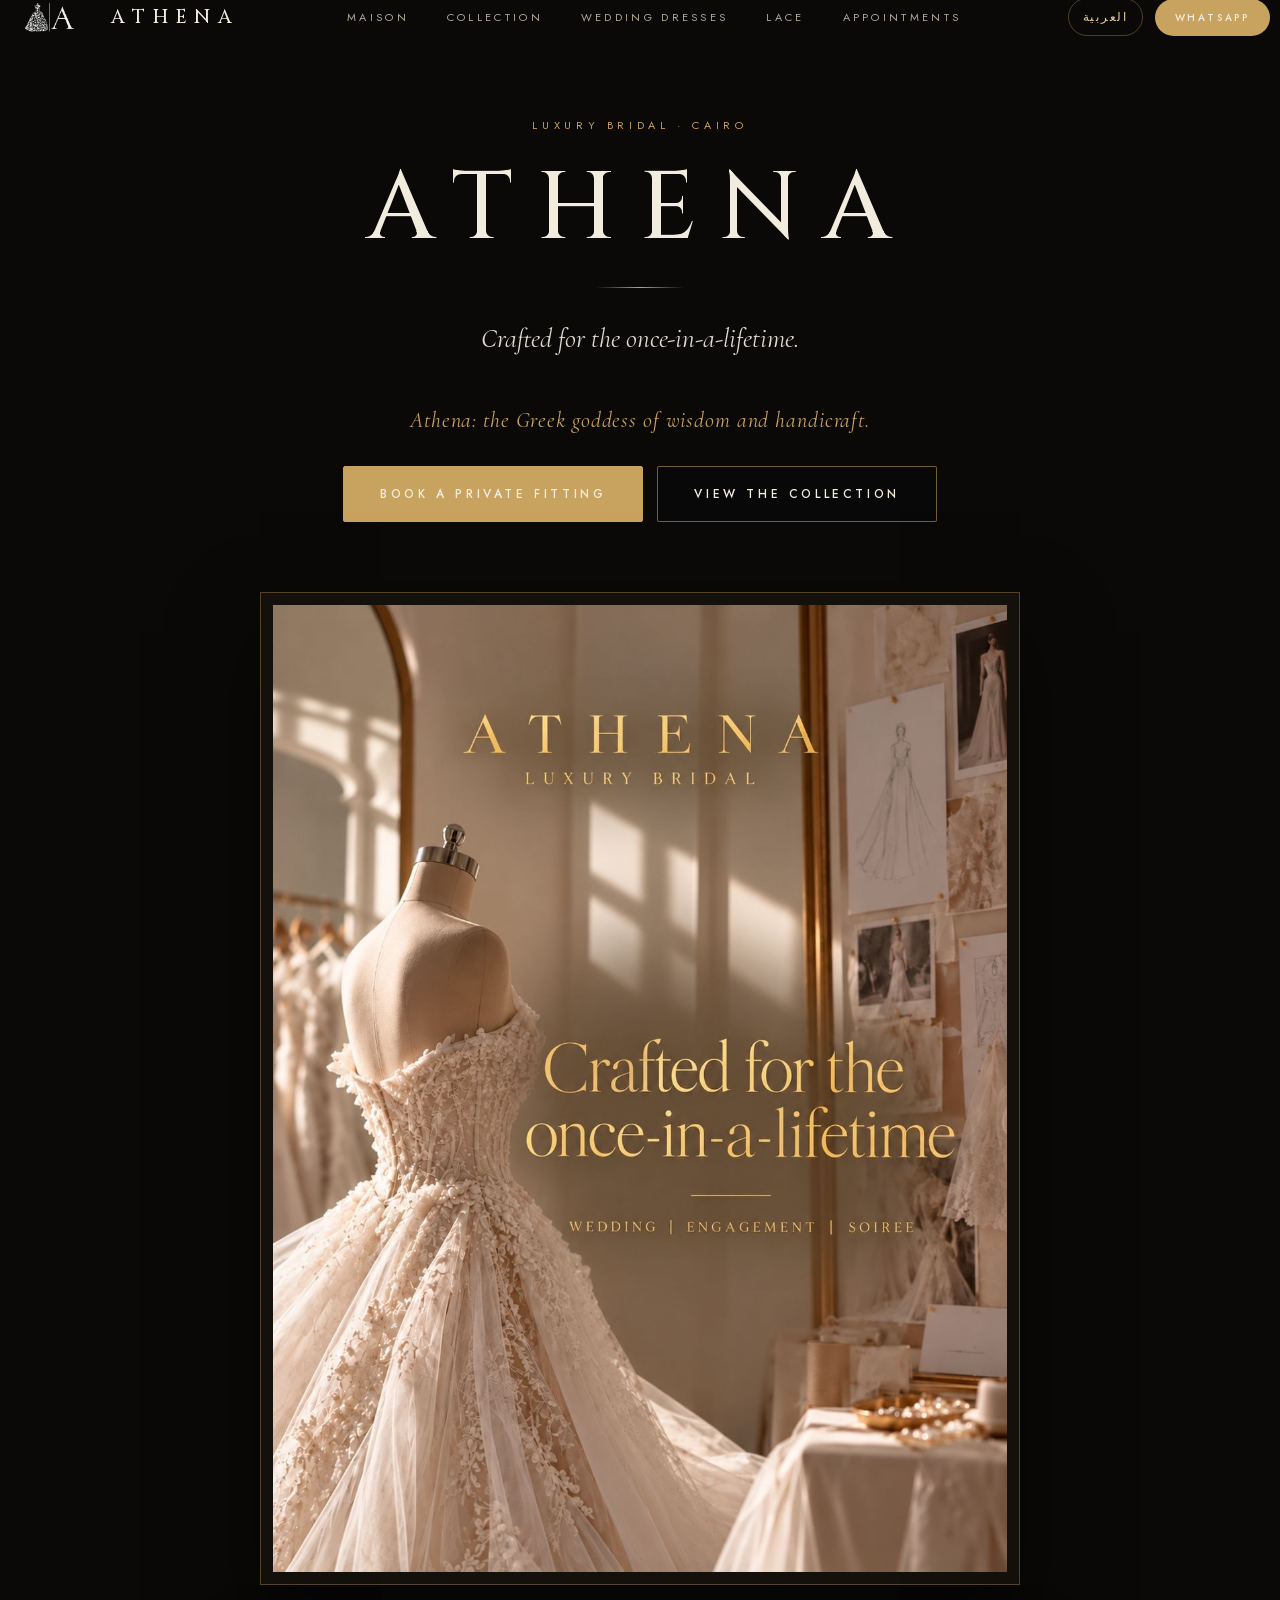
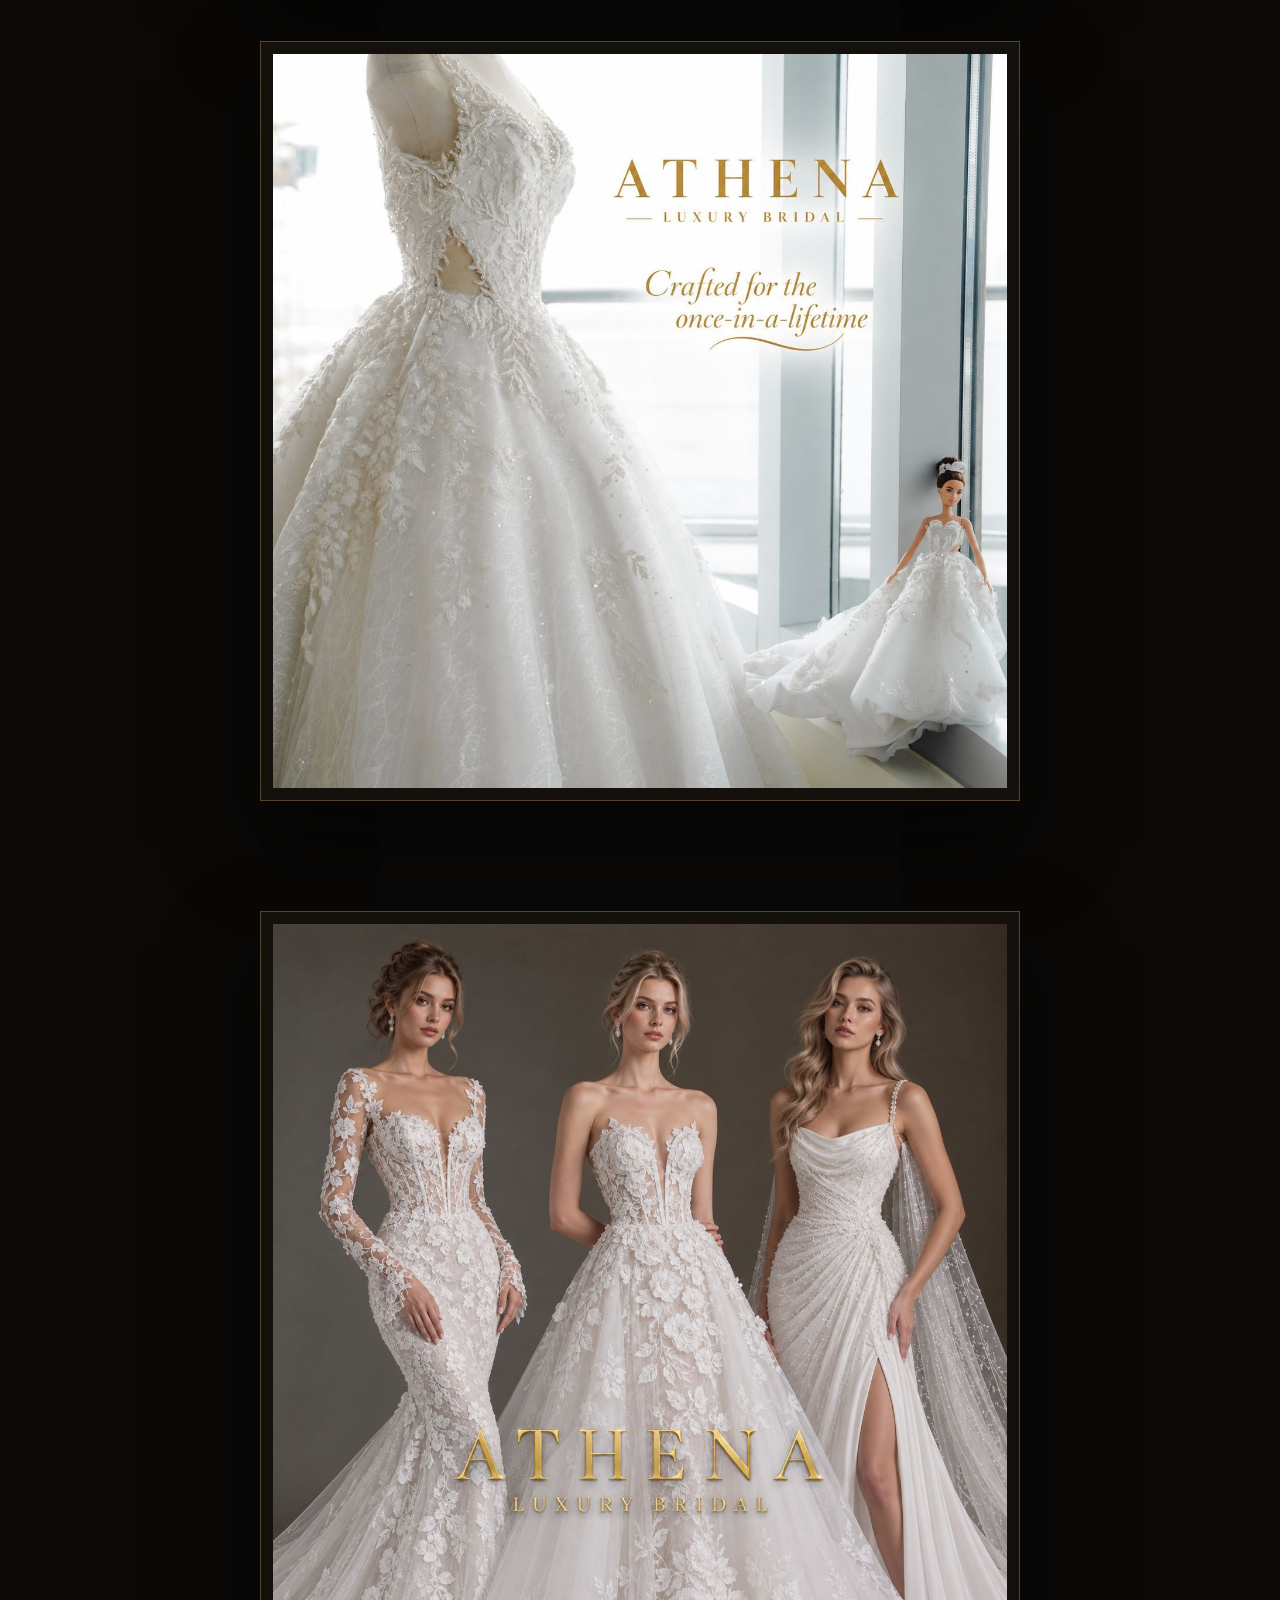
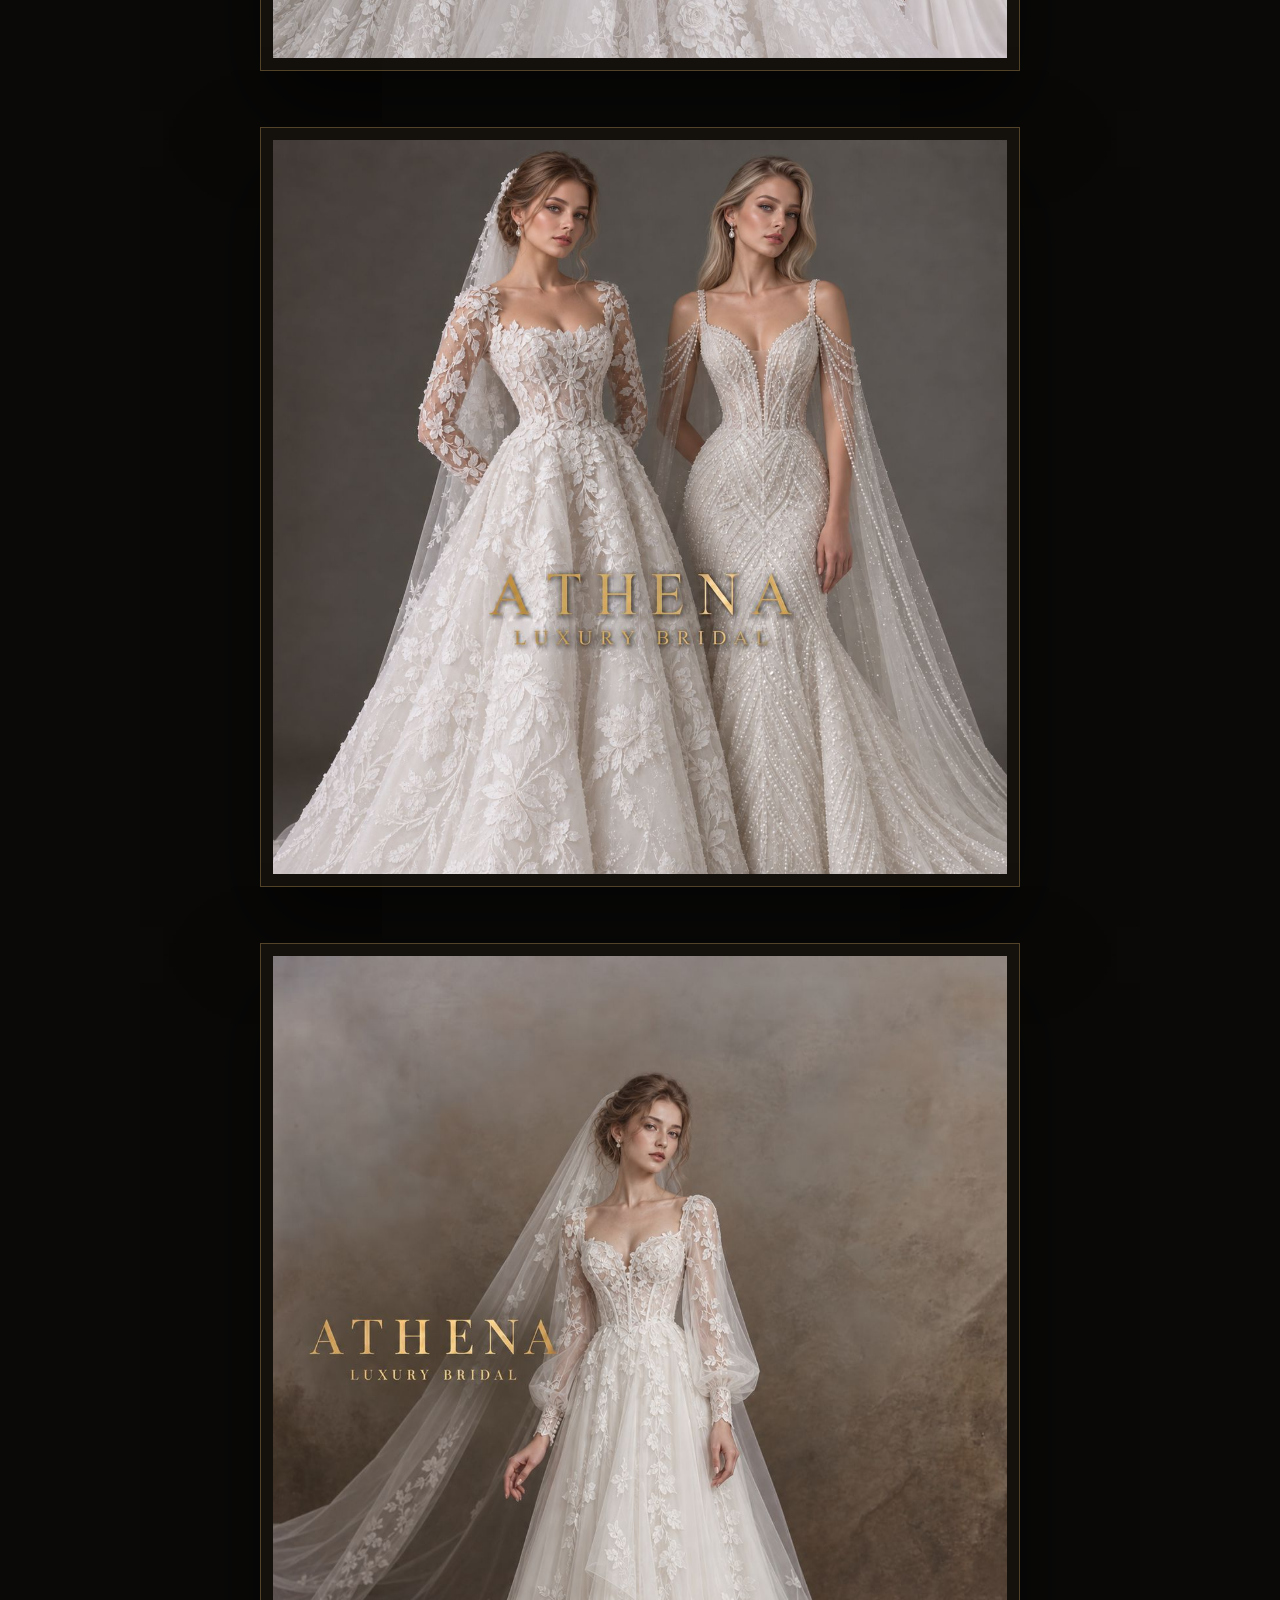
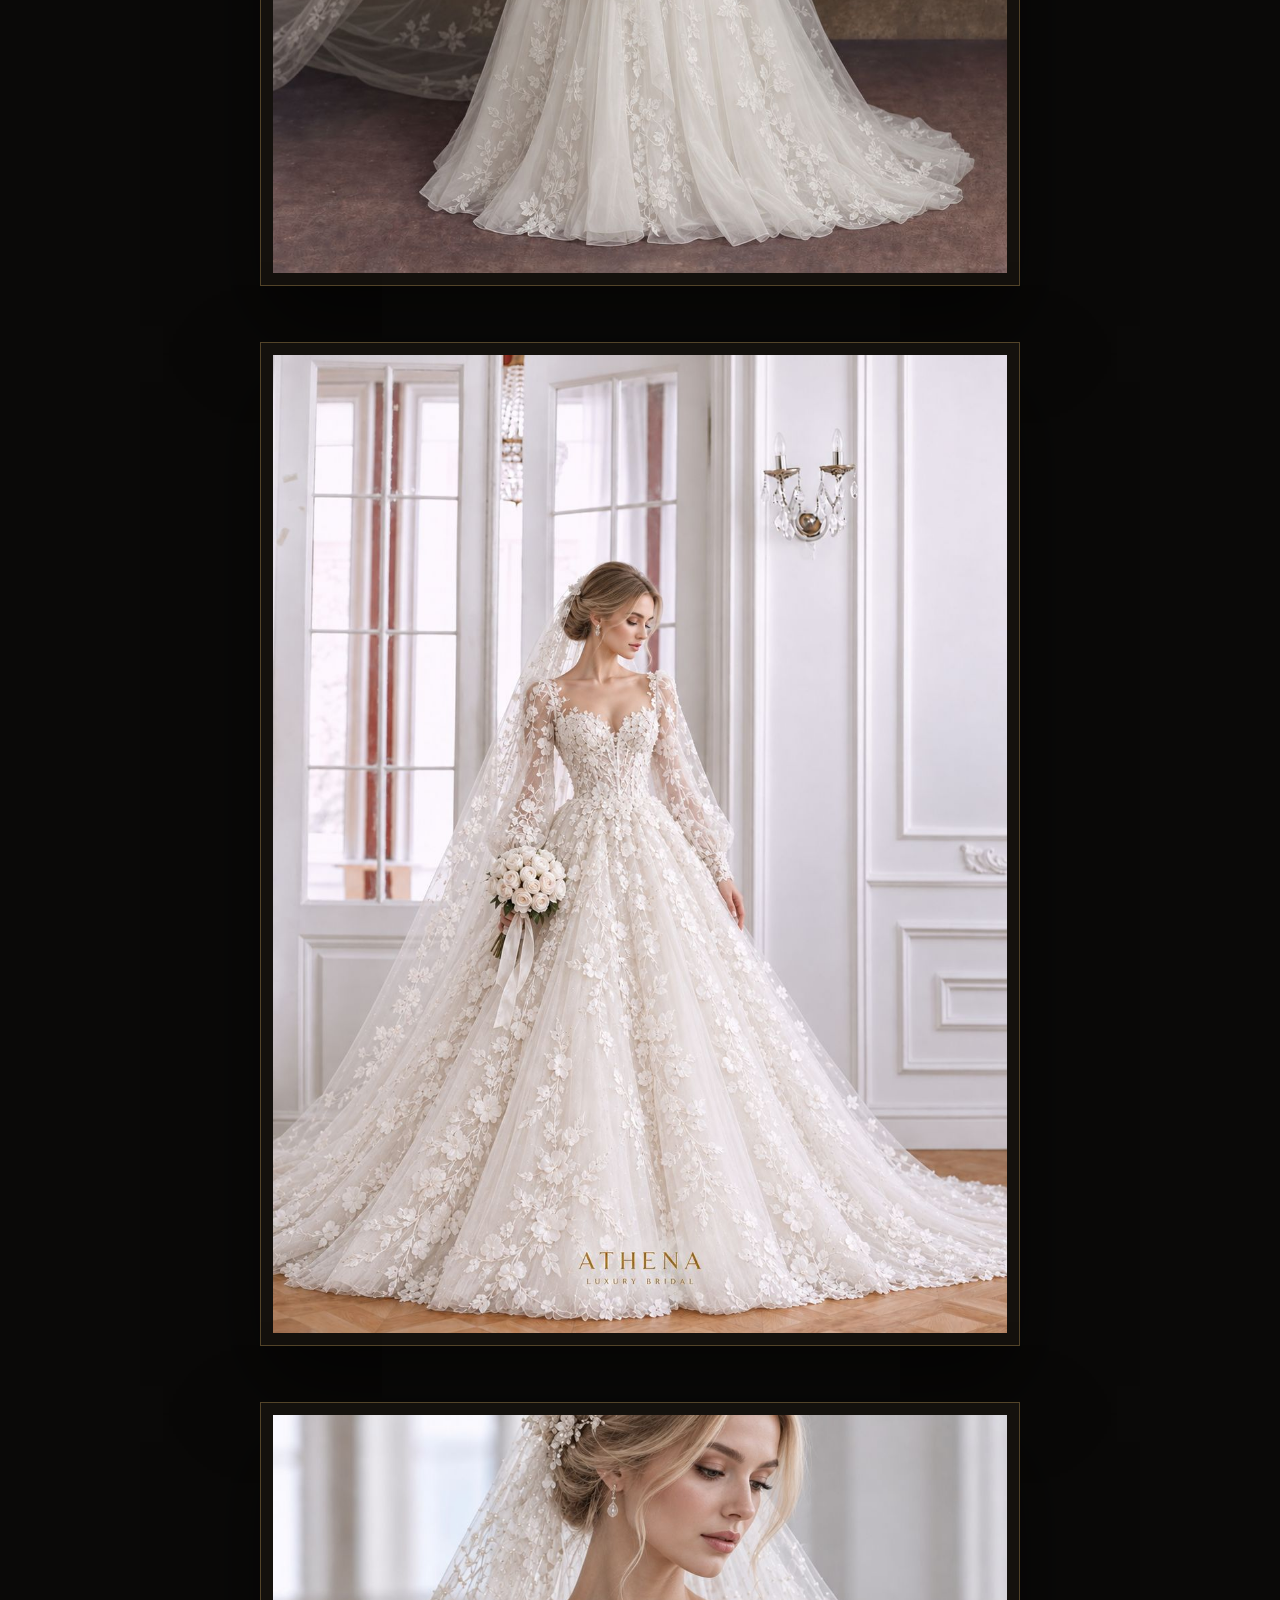
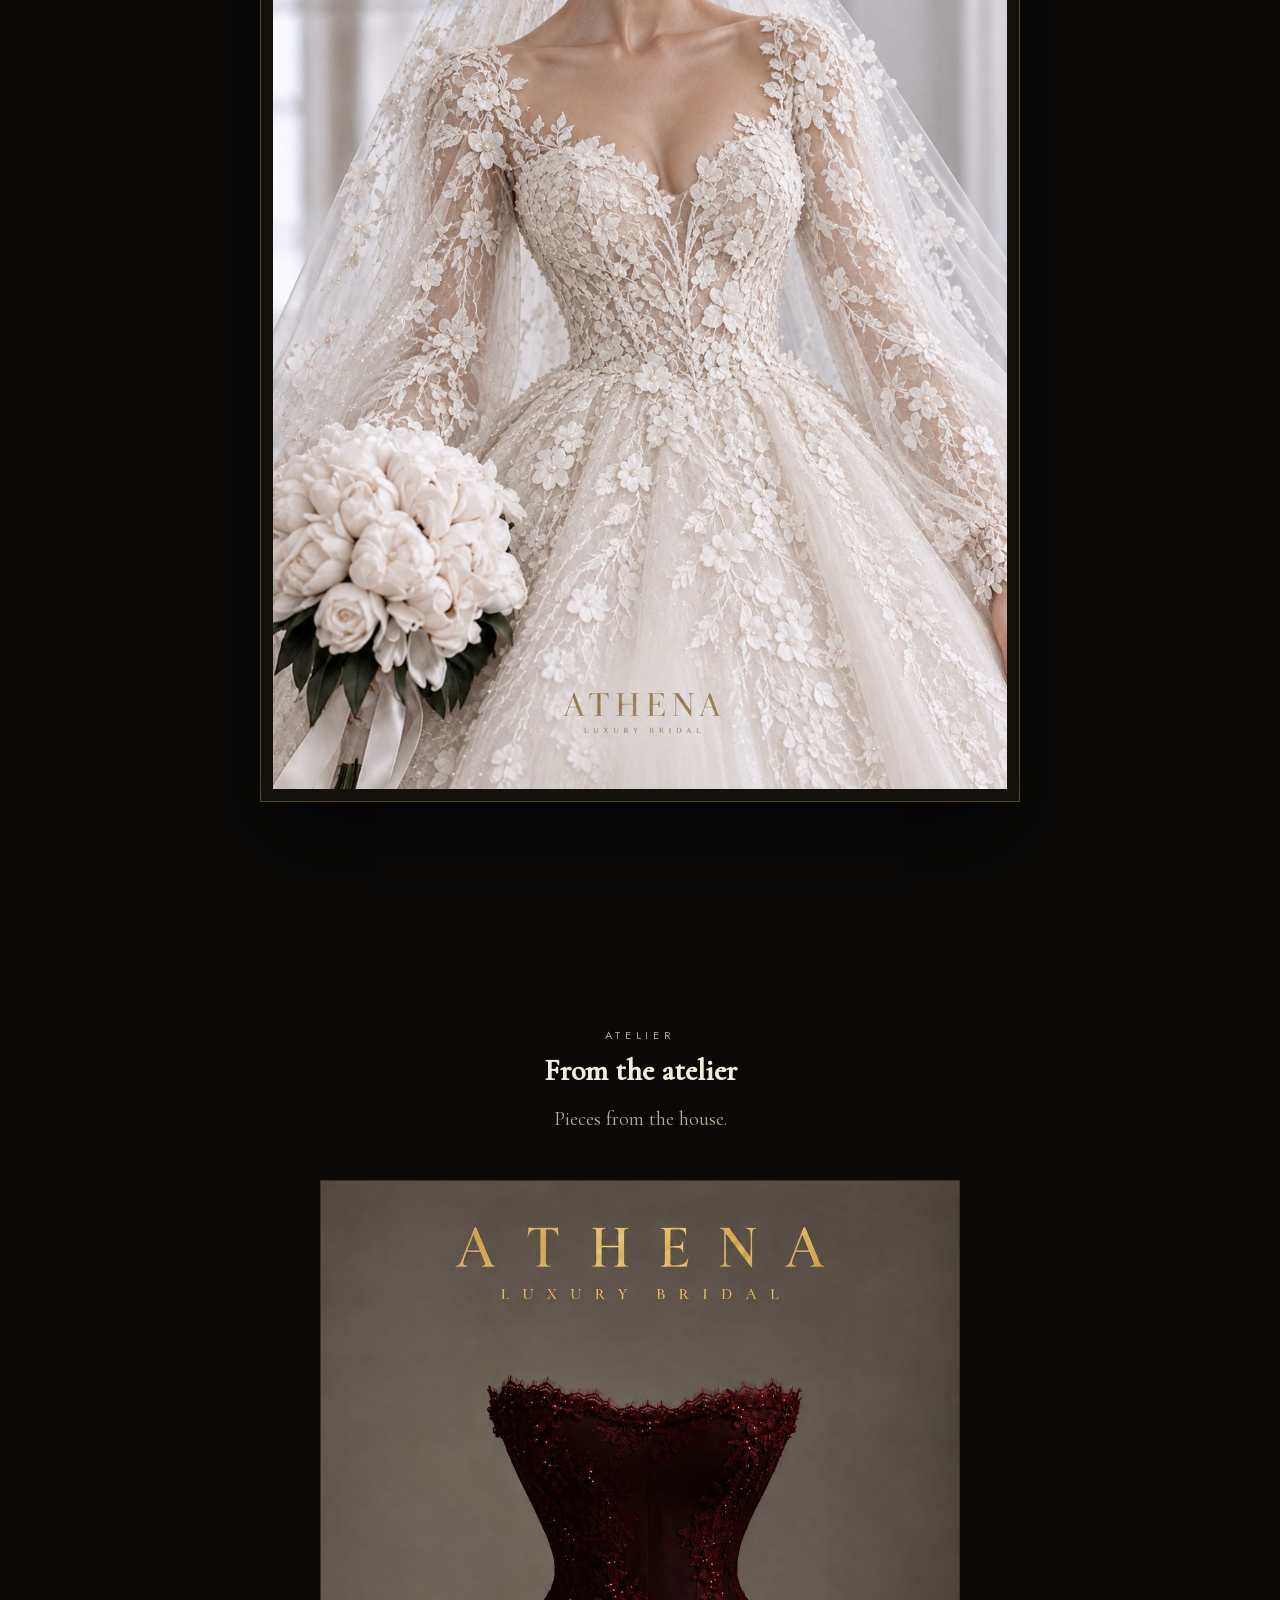
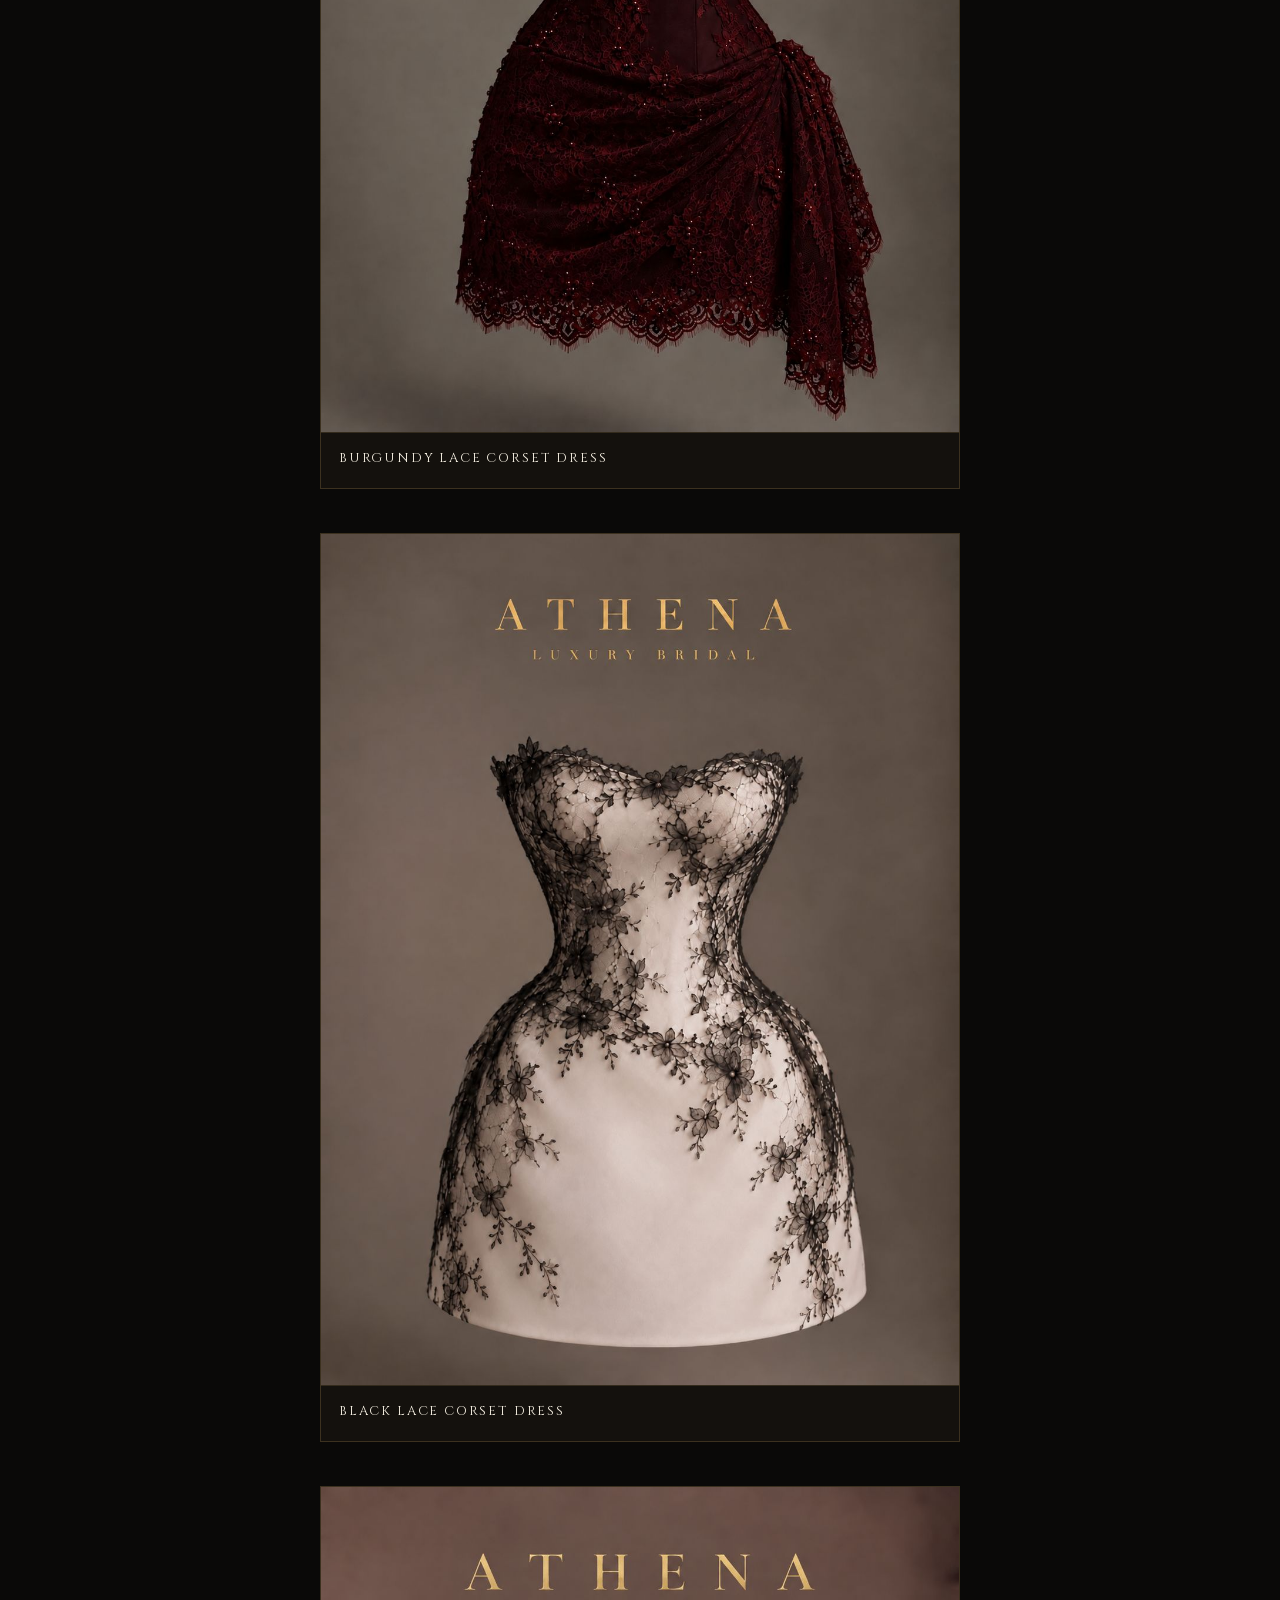
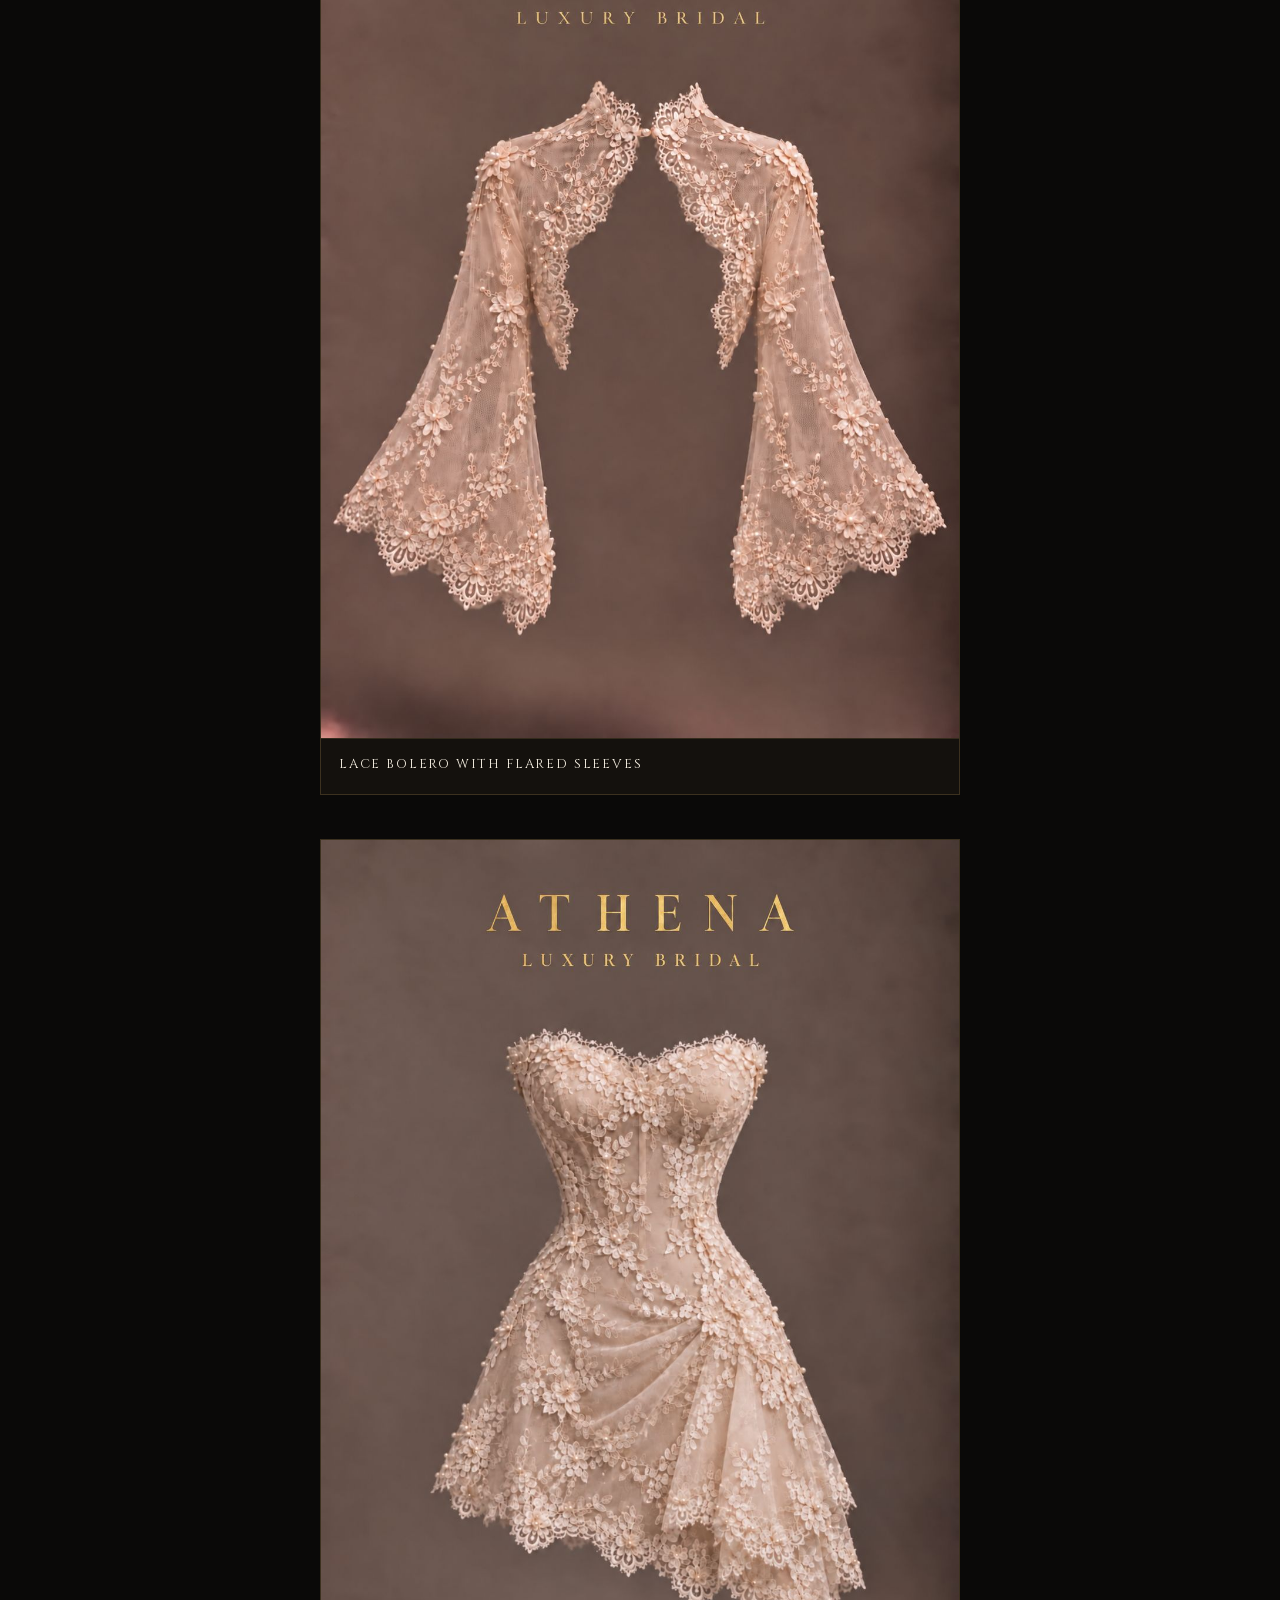
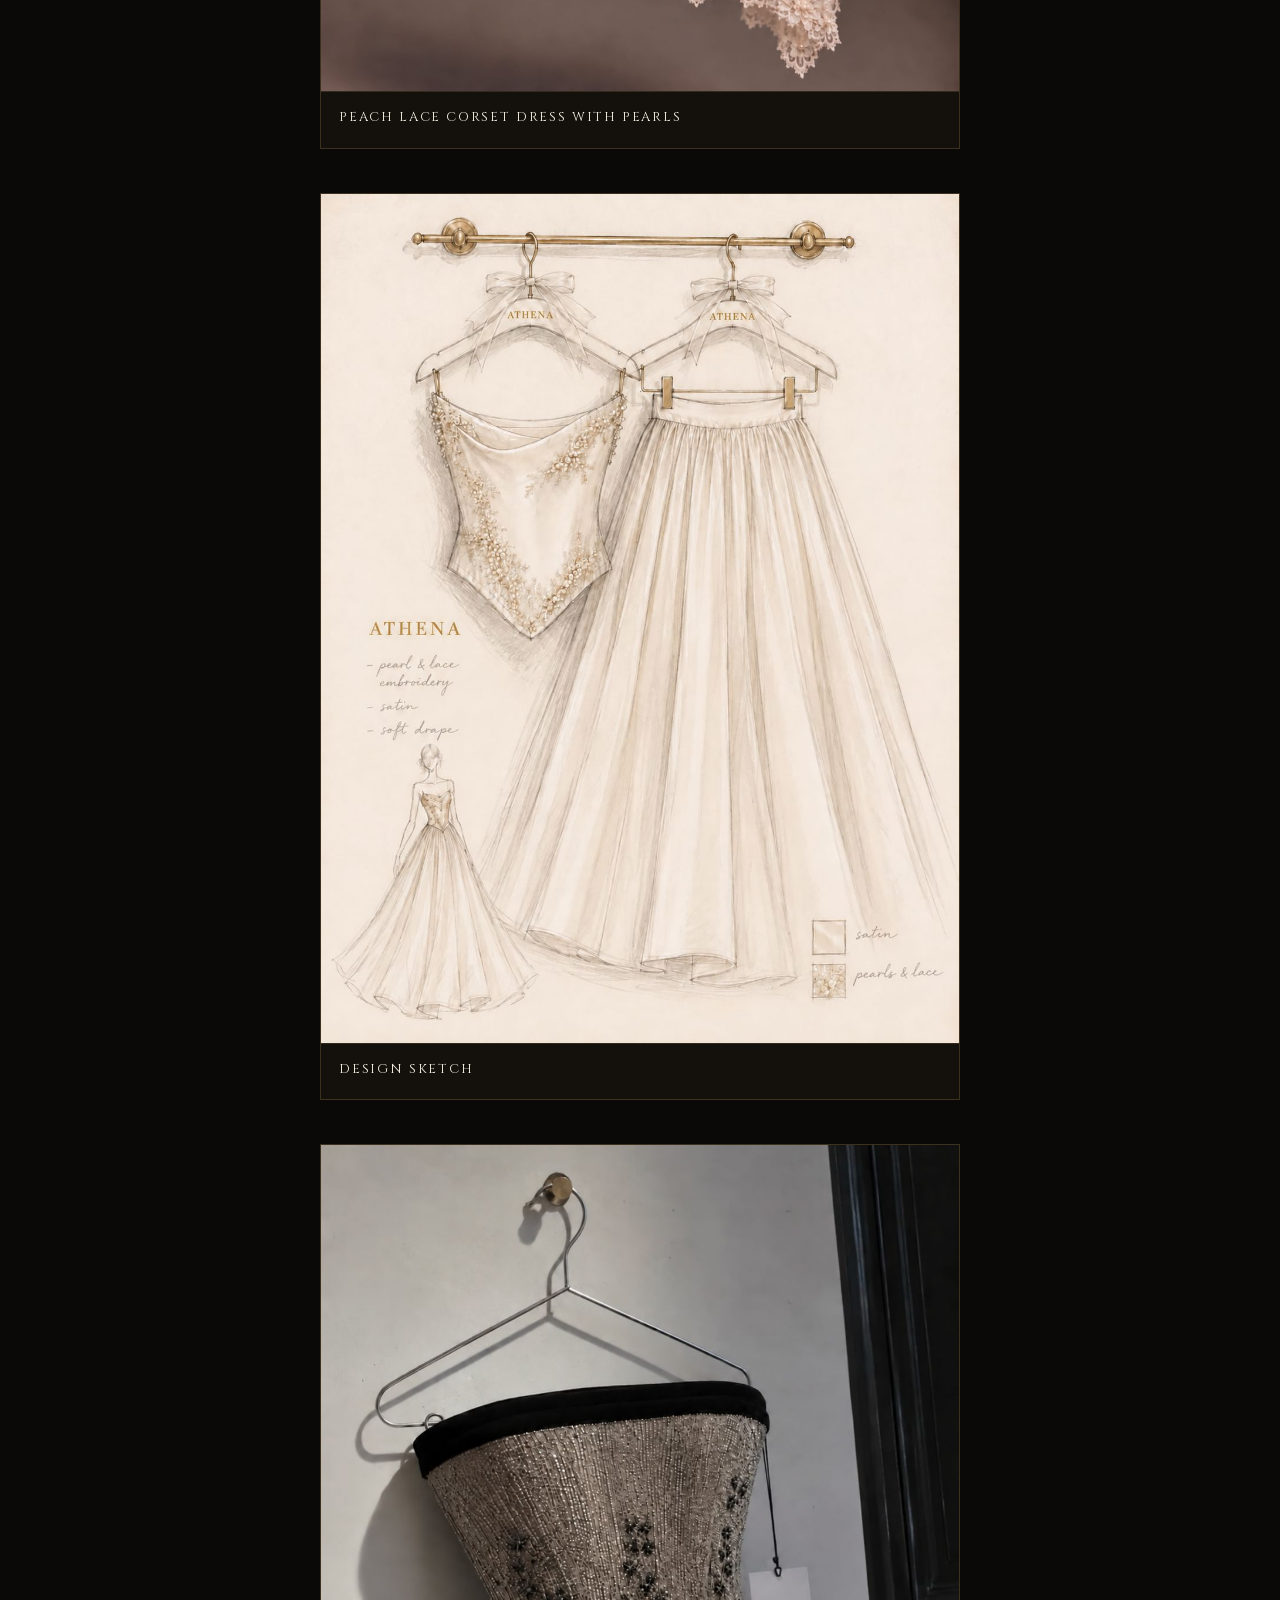
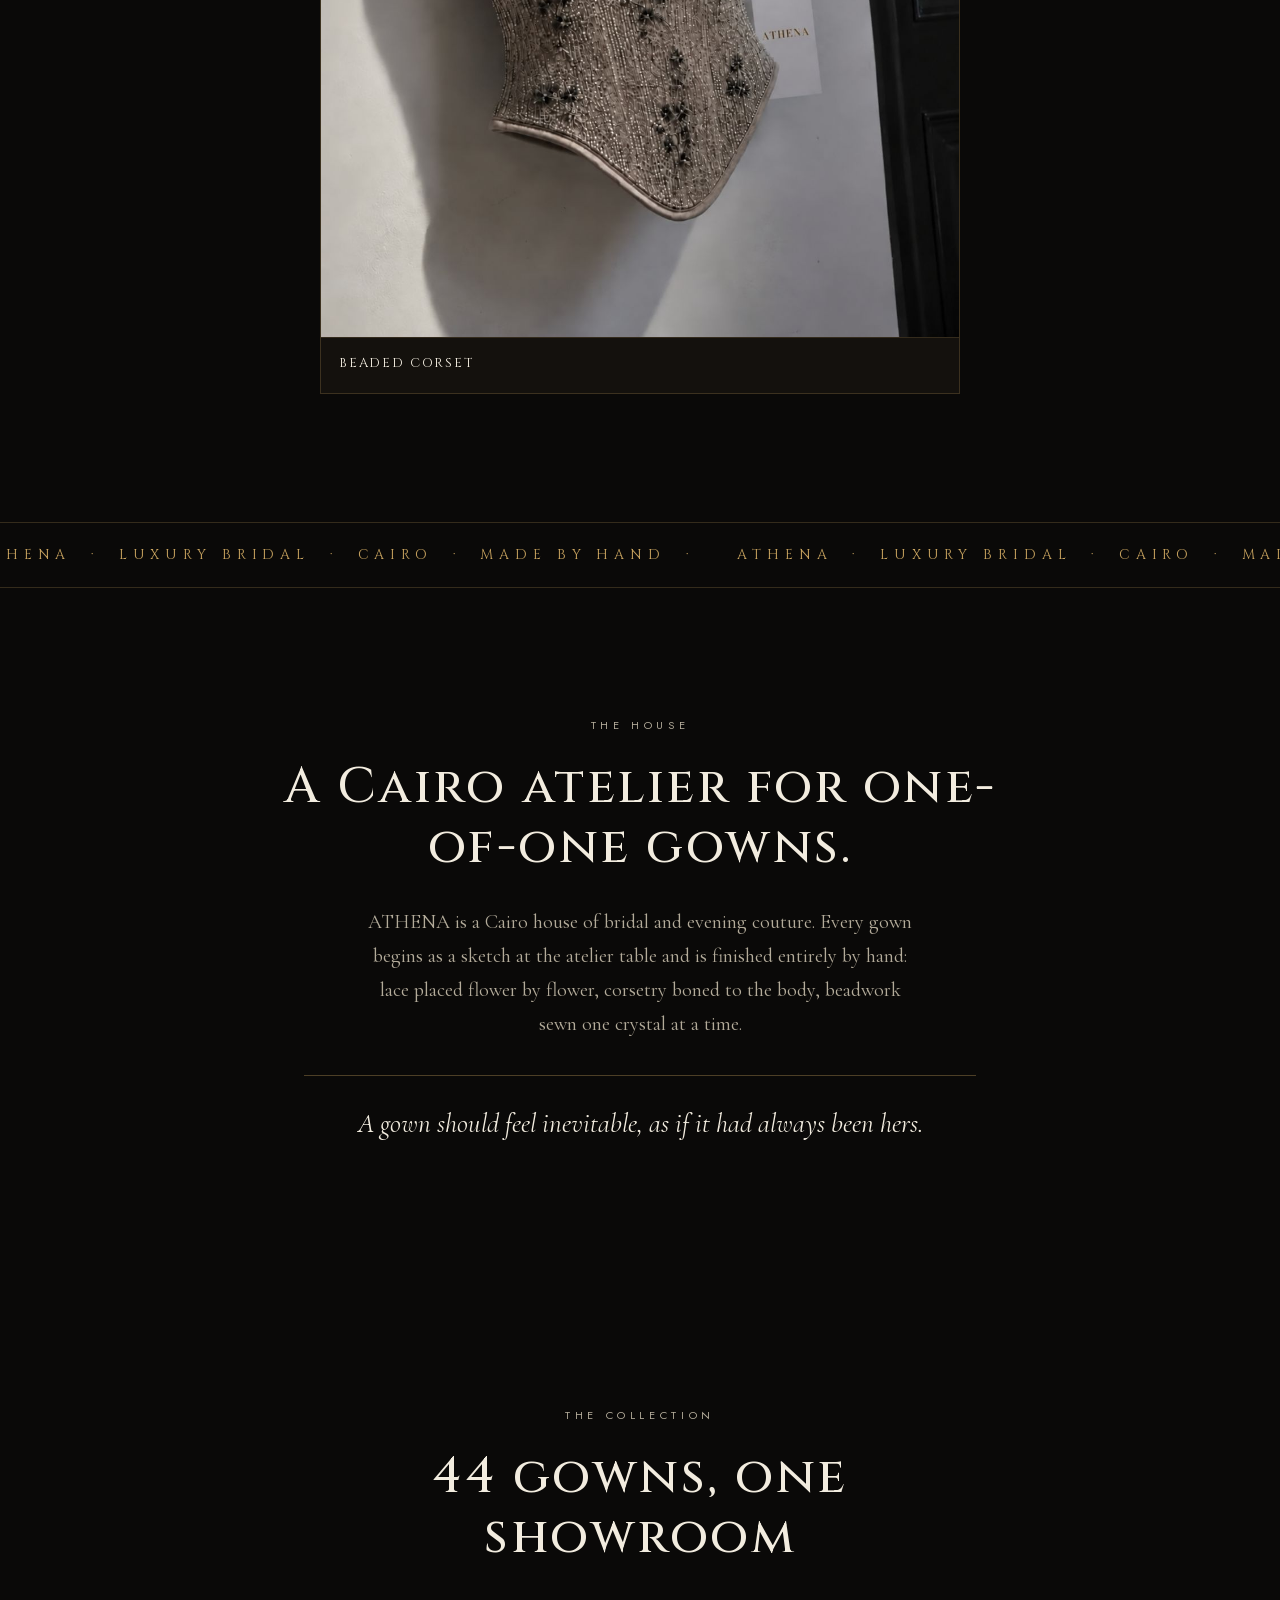
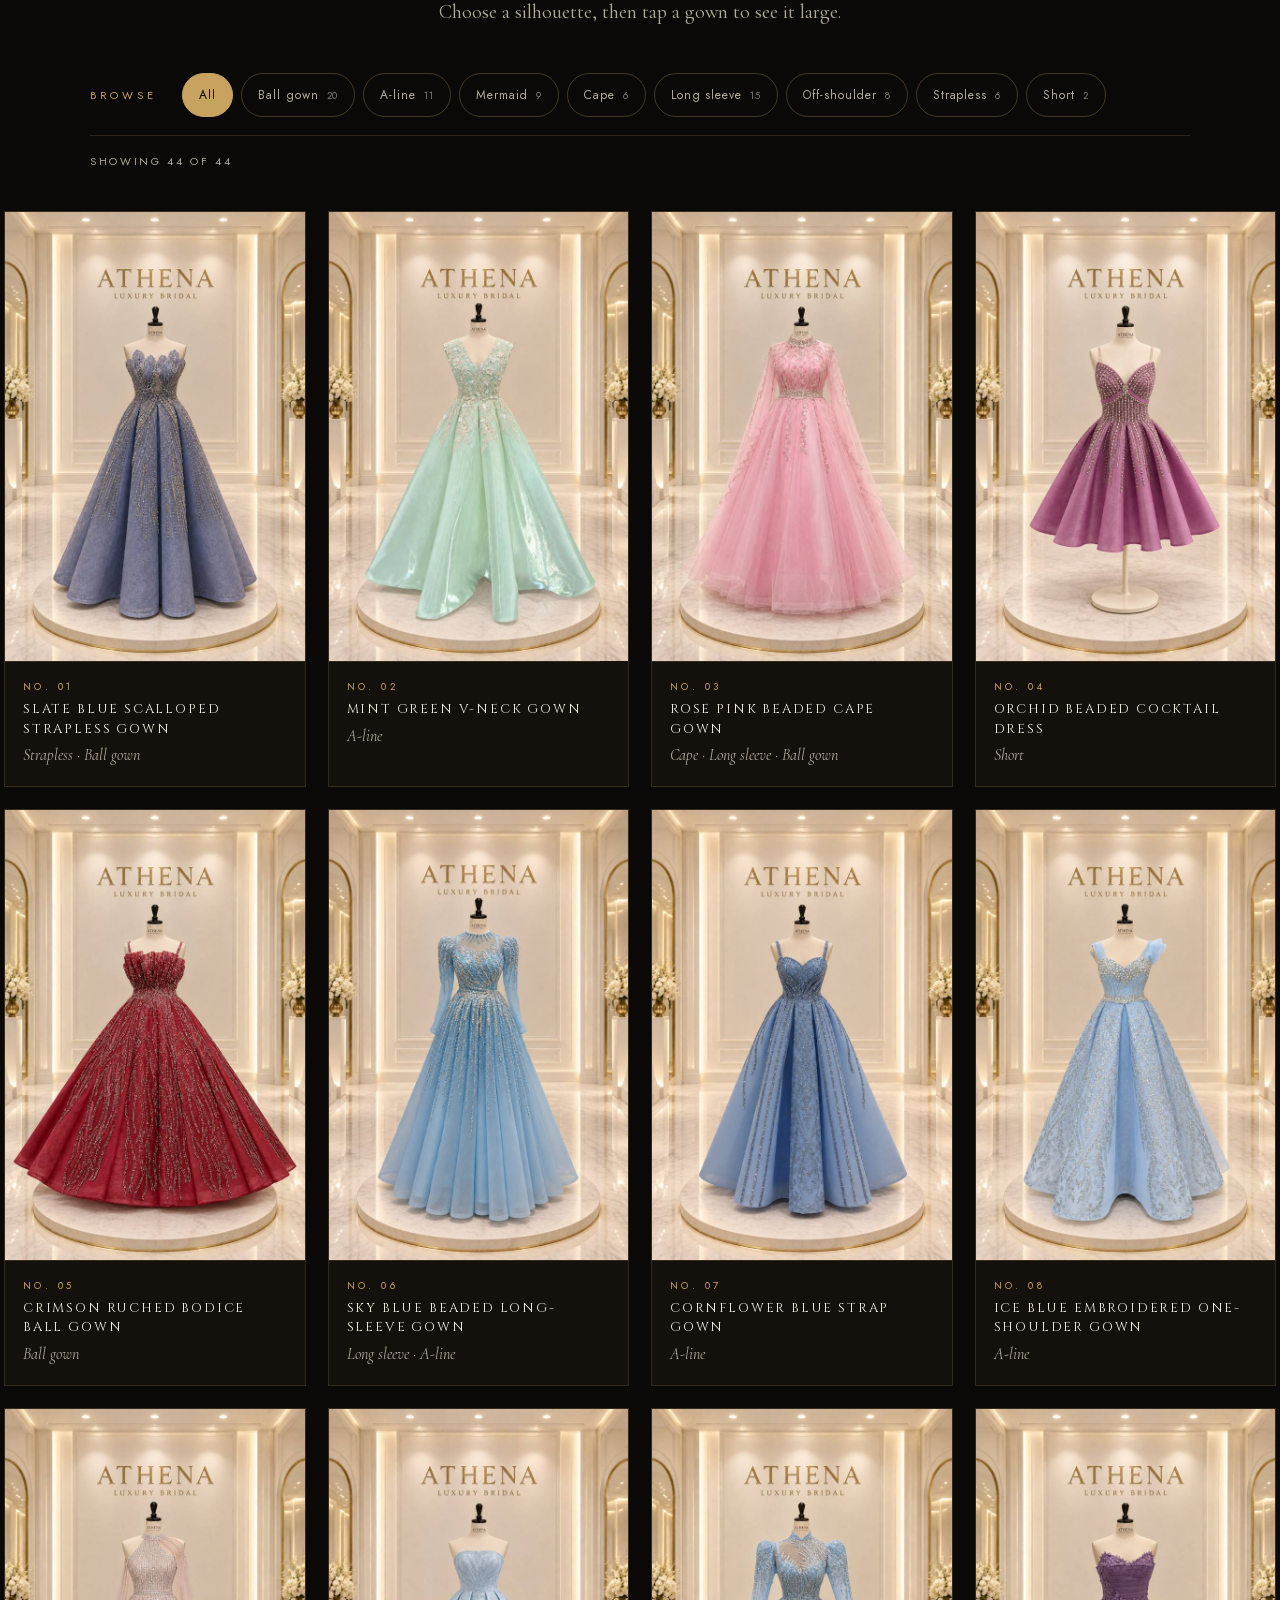
<file: index.html>
<!doctype html><html lang="en"><head><meta charset="utf-8"><meta name="viewport" content="width=device-width,initial-scale=1"><title>ATHENA Luxury Bridal</title><style>html,body{margin:0;background:#0a0908}.sp{position:fixed;inset:0;display:flex;flex-direction:column;align-items:center;justify-content:center;background:#0a0908;color:#c9a24b;font-family:Georgia,'Times New Roman',serif}.sp b{font-weight:400;font-size:clamp(34px,9vw,64px);letter-spacing:.35em;margin-right:-.35em}.sp i{font-style:normal;font-size:11px;letter-spacing:.4em;margin:14px -.4em 0 0;opacity:.8}</style><link rel="stylesheet" href="app.css"></head><body><div id="root"><div class="sp"><b>ATHENA</b><i>LUXURY BRIDAL</i></div></div><script src="app.js"></script></body></html>
</file>
